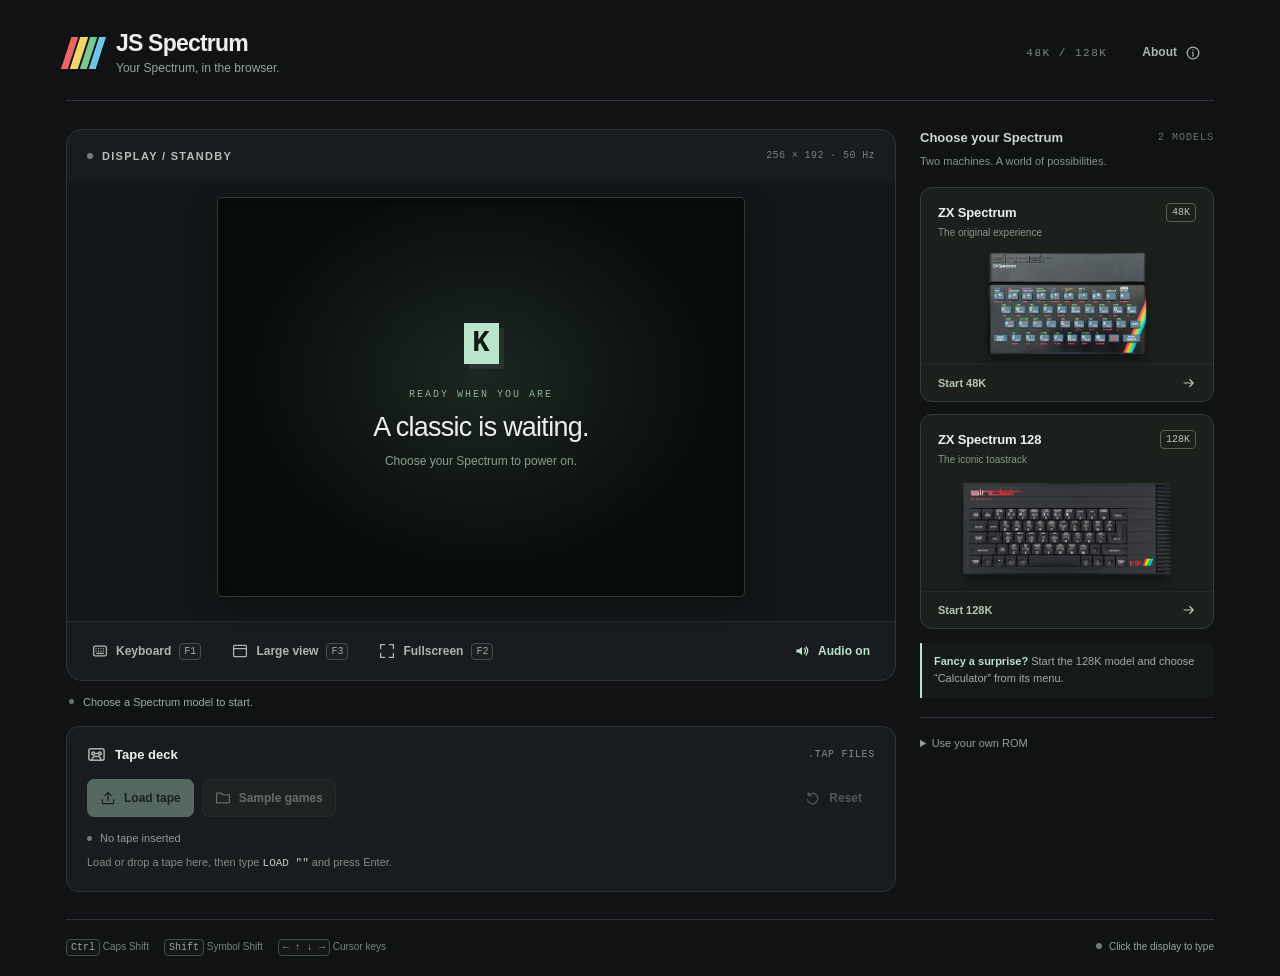
<file: developer/js_spectrum.html>
<!DOCTYPE html>
<html lang="en">
<head>
    <meta charset="UTF-8">
    <meta name="viewport" content="width=device-width, initial-scale=1.0">
    <title>JS Spectrum — 48K &amp; 128K</title>
    <style>
        :root {
            color-scheme: dark;
            --bg: #101214;
            --panel: #191c1f;
            --line: #303438;
            --text: #eef0ed;
            --muted: #9ba29f;
            --accent: #b8e5cb;
            --font-ui: 'Segoe UI', Roboto, Helvetica, Arial, sans-serif;
        }
        * { box-sizing: border-box; }
        [hidden] { display: none !important; }
        body { margin: 0; min-width: 300px; background: var(--bg); color: var(--text); font-family: var(--font-ui); font-size: 14px; -webkit-font-smoothing: antialiased; }
        button, input, select { font: inherit; }
        button { cursor: pointer; }
        button, a, summary, select, .canvas-wrapper { -webkit-tap-highlight-color: transparent; }
        button:focus-visible, a:focus-visible, summary:focus-visible, select:focus-visible { outline: 2px solid var(--accent); outline-offset: 4px; }
        button:disabled { opacity: .38; cursor: not-allowed; }
        button, a, summary { touch-action: manipulation; }
        .app-shell { width: min(1220px, 100%); margin: 0 auto; padding: 30px 36px 22px; }
        .app-header { display: flex; align-items: center; justify-content: space-between; gap: 20px; padding-bottom: 25px; border-bottom: 1px solid var(--line); margin-bottom: 28px; }
        .brand { display: flex; align-items: center; gap: 15px; }
        .spectrum-mark { display: flex; width: 35px; height: 32px; overflow: hidden; transform: skew(-18deg); gap: 2px; }
        .spectrum-mark i { flex: 1; background: #f16365; }
        .spectrum-mark i:nth-child(2) { background: #f2d764; }
        .spectrum-mark i:nth-child(3) { background: #77cb91; }
        .spectrum-mark i:nth-child(4) { background: #6dc9e5; }
        h1 { font-size: 23px; letter-spacing: -.8px; font-weight: 650; margin: 0; }
        .brand p { margin: 4px 0 0; color: var(--muted); font-size: 12px; }
        .header-actions { display: flex; align-items: center; gap: 22px; }
        .edition-label { color: #7e8783; font: 11px Consolas, monospace; letter-spacing: 1.5px; }
        .workspace { display: grid; grid-template-columns: minmax(0, 1fr) 294px; gap: 24px; align-items: start; }
        .player-column { min-width: 0; }
        .display-panel { overflow: hidden; background: var(--panel); border: 1px solid var(--line); border-radius: 16px; }
        .display-heading { height: 51px; display: flex; align-items: center; justify-content: space-between; gap: 12px; padding: 0 20px; }
        .display-label { display: flex; align-items: center; gap: 9px; color: #b6bdb9; font-size: 11px; letter-spacing: 1.3px; font-weight: 600; }
        .status-dot { display: inline-block; width: 6px; height: 6px; border-radius: 50%; background: #727c76; flex: 0 0 auto; }
        .is-running .display-label .status-dot { background: var(--accent); box-shadow: 0 0 8px #b8e5cb44; }
        .display-spec { color: #78827d; font: 10px Consolas, monospace; letter-spacing: .4px; }
        .display-stage { display: flex; align-items: center; justify-content: center; padding: 16px 20px 24px; background: #141719; }
        .monitor-frame { position: relative; max-width: 100%; padding: 7px; border: 1px solid #333a36; border-radius: 5px; background: #080a09; box-shadow: 0 12px 32px #0005; }
        .canvas-wrapper { position: relative; width: 512px; max-width: 100%; aspect-ratio: 4 / 3; overflow: hidden; outline: none; background: #050706; cursor: text; }
        .canvas-wrapper:focus-visible { outline: 2px solid var(--accent); outline-offset: -2px; }
        canvas { display: block; width: 100%; height: 100%; image-rendering: pixelated; }
        .screen-idle { position: absolute; inset: 0; display: flex; flex-direction: column; justify-content: center; align-items: center; padding: 20px; text-align: center; background: radial-gradient(ellipse at 50% 45%, #1c2620 0%, #080d0a 65%); }
        .idle-cursor { display: grid; place-items: center; width: 35px; height: 41px; margin-bottom: 25px; background: var(--accent); color: #111b15; font: bold 29px Consolas, monospace; box-shadow: 5px 5px 0 #b8e5cb14; }
        .eyebrow { margin: 0; color: #8eae9a; font: 10px Consolas, monospace; letter-spacing: 2px; }
        .screen-idle h2 { margin: 12px 0 9px; font-size: clamp(18px, 2.1vw, 27px); font-weight: 500; letter-spacing: -.7px; }
        .screen-idle p:last-child { margin: 0; color: #8e9d94; font-size: 12px; line-height: 1.6; }
        .display-toolbar { display: flex; flex-wrap: wrap; align-items: center; gap: 5px; padding: 10px 12px; border-top: 1px solid #292d30; }
        .btn { display: inline-flex; align-items: center; justify-content: center; gap: 8px; min-height: 38px; padding: 9px 12px; border: 1px solid #3b4240; border-radius: 7px; background: #282e2b; color: #e5eae6; font-size: 12px; font-weight: 550; line-height: 1.2; white-space: nowrap; transition: background .16s, border-color .16s, color .16s; }
        .btn:hover:not(:disabled) { background: #363e39; border-color: #647168; }
        .btn.quiet { background: transparent; border-color: transparent; color: #acb5ae; }
        .btn.quiet:hover:not(:disabled) { background: #ffffff09; border-color: #ffffff0d; color: var(--text); }
        .btn.primary { background: var(--accent); color: #17271d; border-color: var(--accent); }
        .btn.primary:hover:not(:disabled) { background: #cff4df; border-color: #cff4df; }
        .btn.toggle-active { background: #b8e5cb12; color: var(--accent); border-color: #b8e5cb3d; }
        .icon { display: block; width: 16px; height: 16px; fill: none; stroke: currentColor; stroke-width: 1.6; stroke-linecap: round; stroke-linejoin: round; flex: 0 0 auto; }
        .shortcut-badge, kbd { border: 1px solid #464e48; border-radius: 4px; background: #ffffff04; color: #9daaa0; padding: 2px 4px; font: 10px Consolas, monospace; }
        .audio-toggle { margin-left: auto; }
        .audio-toggle:not(.is-muted) { color: var(--accent); }
        .audio-icon { width: 16px; height: 16px; flex: 0 0 auto; }
        .status-bar { display: flex; align-items: flex-start; gap: 9px; min-height: 45px; padding: 13px 3px 10px; color: #a2ada5; font-size: 11px; line-height: 1.5; }
        .status-bar .status-dot { margin-top: 5px; width: 5px; height: 5px; background: #66766b; }
        .status-bar[data-tone='success'] .status-dot { background: var(--accent); }
        .status-bar[data-tone='error'] { color: #ffa6a0; }
        .status-bar[data-tone='error'] .status-dot { background: #ffa6a0; }
        .tape-deck { position: relative; padding: 18px 20px; background: var(--panel); border: 1px solid var(--line); border-radius: 13px; transition: border-color .16s; }
        .tape-deck.is-dragging { border-color: var(--accent); background: #1e2c23; }
        .deck-heading { display: flex; align-items: center; gap: 9px; margin-bottom: 15px; }
        .deck-heading h2 { font-size: 13px; font-weight: 600; margin: 0; }
        .deck-heading .icon { color: #a9b4ac; width: 19px; height: 19px; }
        .file-type { margin-left: auto; color: #829087; font: 10px Consolas, monospace; letter-spacing: .7px; }
        .tape-controls { display: flex; flex-wrap: wrap; align-items: center; gap: 8px; }
        .tape-controls #btnReset { margin-left: auto; }
        .tape-info { display: flex; align-items: center; gap: 8px; min-width: 0; margin-top: 15px; font-size: 11px; color: #8e9b92; }
        .tape-info .status-dot { width: 5px; height: 5px; }
        .has-tape .tape-info .status-dot { background: var(--accent); }
        #tapeName { overflow: hidden; text-overflow: ellipsis; white-space: nowrap; }
        .deck-hint { margin: 10px 0 0; color: #7f8c83; font-size: 11px; line-height: 1.6; }
        .deck-hint code { color: #c1cdc4; font-family: Consolas, monospace; }
        .machine-panel { min-width: 0; }
        .section-heading { display: flex; align-items: center; justify-content: space-between; gap: 10px; margin: 1px 0 8px; }
        .section-heading h2 { margin: 0; color: #d0d6d1; font-size: 13px; font-weight: 600; }
        .section-index { color: #67766b; font: 10px Consolas, monospace; letter-spacing: 1px; }
        .section-description { margin: 0 0 17px; color: #88958d; font-size: 11px; line-height: 1.5; }
        .model-options { display: grid; gap: 12px; }
        .model-choice { width: 100%; display: flex; flex-direction: column; text-align: left; color: var(--text); border: 1px solid #363e38; background: #1b201d; border-radius: 12px; padding: 15px 17px 0; overflow: hidden; transition: border-color .2s, background .2s; }
        .model-choice:hover:not(:disabled) { border-color: #7d9f88; background: #222b25; }
        .model-choice.is-selected { border-color: #91b99d; background: #202a23; }
        .model-title { width: 100%; display: flex; align-items: center; justify-content: space-between; gap: 8px; }
        .model-name { font-size: 13px; font-weight: 600; letter-spacing: -.15px; }
        .model-memory { border: 1px solid #56634f; border-radius: 4px; padding: 3px 5px; color: #b7c5b7; font: 10px Consolas, monospace; }
        .model-detail { display: block; margin-top: 5px; color: #84958a; font-size: 10px; }
        .model-image-wrap { display: flex; align-items: center; justify-content: center; width: 100%; height: 126px; padding: 13px 0 8px; }
        .model-icon { display: block; max-width: 100%; width: 220px; height: 100%; object-fit: contain; filter: drop-shadow(0 9px 6px #0005); transition: transform .2s; }
        .model-choice:hover:not(:disabled) .model-icon { transform: translateY(-2px); }
        .model-action { width: calc(100% + 34px); margin: 0 -17px; padding: 11px 17px; display: flex; align-items: center; justify-content: space-between; border-top: 1px solid #ffffff0b; color: #b5c5b9; font-size: 11px; font-weight: 550; }
        .model-choice.is-selected .model-action { color: var(--accent); background: #b8e5cb06; }
        .model-action .icon { width: 14px; height: 14px; }
        .model-hint { margin: 14px 0 0; padding: 10px 12px; border-left: 2px solid var(--accent); border-radius: 0 6px 6px 0; background: #b8e5cb08; color: #a2ada5; font-size: 11px; line-height: 1.6; }
        .model-hint strong { color: var(--accent); font-weight: 600; }
        .rom-manual { border-top: 1px solid var(--line); margin-top: 19px; padding-top: 15px; color: #91a096; font-size: 11px; }
        .rom-manual summary { cursor: pointer; padding: 4px 0; }
        .rom-manual p { font-size: 11px; line-height: 1.6; color: #849087; margin: 10px 0; }
        .rom-manual .btn { width: 100%; margin-top: 2px; }
        input[type='file'] { display: none; }
        .app-footer { display: flex; flex-wrap: wrap; align-items: center; justify-content: space-between; gap: 14px; border-top: 1px solid var(--line); margin-top: 27px; padding-top: 18px; color: #78867d; font-size: 10px; line-height: 1.7; }
        .keyboard-help { display: flex; flex-wrap: wrap; gap: 15px; }
        .keyboard-help span { white-space: nowrap; }
        .focus-hint { display: flex; align-items: center; gap: 7px; color: #96aa9d; }
        .overlay { position: absolute; inset: 0; background: #080c09ed; backdrop-filter: blur(5px); display: flex; flex-direction: column; align-items: center; justify-content: center; gap: 20px; padding: 20px; z-index: 10; }
        .overlay img { max-width: 100%; max-height: 75%; border-radius: 5px; }
        .overlay-hint { color: #b3c5b8; font-size: 12px; }
        .samples-menu, .about-modal { position: fixed; inset: 0; display: flex; align-items: center; justify-content: center; padding: 22px; z-index: 50; background: #080a09c9; backdrop-filter: blur(7px); }
        .dialog-card { width: min(520px, 100%); max-height: 85dvh; overflow: auto; padding: 25px; background: #1b201d; border: 1px solid #48554b; border-radius: 16px; box-shadow: 0 25px 80px #0007; }
        .about-card { width: min(660px, 100%); line-height: 1.65; }
        .dialog-heading { display: flex; align-items: center; justify-content: space-between; gap: 15px; margin-bottom: 16px; }
        .samples-menu-title, .about-title { font-size: 20px; font-weight: 550; letter-spacing: -.4px; margin: 0; }
        .samples-label { display: block; color: #b0bdb3; font-size: 12px; margin-bottom: 10px; }
        .samples-select { width: 100%; border: 1px solid #4d5d50; border-radius: 7px; background: #111713; color: var(--text); padding: 12px 10px; font-size: 13px; }
        .samples-hint { color: #9aafa0; font-size: 12px; line-height: 1.7; margin: 17px 0 0; }
        .samples-hint code { color: var(--accent); }
        .about-card p { color: #b0bdb3; font-size: 13px; margin: 14px 0; }
        .about-card a { color: var(--accent); overflow-wrap: anywhere; }
        .about-close { margin-top: 8px; }
        .is-large .workspace { grid-template-columns: minmax(0, 1fr); }
        .is-large .machine-panel { max-width: 100%; }
        .is-large .model-options { grid-template-columns: repeat(2, minmax(0, 1fr)); }
        .is-large .model-image-wrap { height: 140px; }
        .is-large .rom-manual .btn { width: auto; }
        .monitor-frame:fullscreen, .monitor-frame:-webkit-full-screen, .monitor-frame.is-fullscreen { position: fixed; inset: 0; width: 100%; height: 100%; max-width: none; margin: 0; padding: 0; border: 0; border-radius: 0; display: grid; place-items: center; box-shadow: none !important; background: #000; }
        .monitor-frame:fullscreen::backdrop { background: #000; }
        .monitor-frame.is-fullscreen .canvas-wrapper, .monitor-frame:fullscreen .canvas-wrapper { border-radius: 0; max-width: 100vw; }
        @media (min-width: 1400px) { .app-shell { padding-top: 40px; } .app-header { margin-bottom: 34px; } }
        @media (max-width: 1050px) { .app-shell { padding: 24px; } .workspace { grid-template-columns: minmax(0, 1fr) 258px; gap: 20px; } .display-stage { padding: 14px 13px 20px; } .display-toolbar { padding: 8px; gap: 3px; } .display-toolbar .btn { padding: 8px; font-size: 11px; } .display-toolbar .shortcut-badge { display: none; } }
        @media (max-width: 800px) { .app-shell { width: min(660px, 100%); padding: 20px; } .app-header { margin-bottom: 22px; padding-bottom: 20px; } .edition-label { display: none; } .workspace { grid-template-columns: minmax(0, 1fr); gap: 22px; } .machine-panel { grid-row: 1; } .model-options { grid-template-columns: repeat(2, minmax(0, 1fr)); gap: 12px; } .model-image-wrap { height: 112px; } .section-description { margin-bottom: 13px; } .rom-manual { margin-top: 12px; padding-top: 8px; } .rom-manual .btn { width: auto; } .display-toolbar .shortcut-badge { display: inline; } .keyboard-help { gap: 10px; } }
        @media (max-width: 440px) { .app-shell { padding: 20px 14px; } h1 { font-size: 21px; } .brand { gap: 12px; } .header-actions { gap: 0; } .brand p { font-size: 10px; } .header-actions .btn { padding: 8px; min-height: 36px; font-size: 11px; } .model-choice { padding: 12px 12px 0; } .model-name { font-size: 11px; } .model-memory { font-size: 9px; } .model-detail { font-size: 9px; } .model-image-wrap { height: 100px; padding: 10px 0 6px; } .model-action { width: calc(100% + 24px); margin: 0 -12px; padding: 10px 12px; font-size: 10px; } .model-options { gap: 9px; } .display-heading { padding: 0 14px; height: 43px; } .display-spec { font-size: 9px; } .display-stage { padding: 10px 10px 17px; } .display-toolbar .btn { padding: 8px 7px; gap: 5px; } .display-toolbar .shortcut-badge { display: none; } .screen-idle .idle-cursor { margin-bottom: 15px; width: 27px; height: 32px; font-size: 23px; } .screen-idle .eyebrow { font-size: 8px; } .screen-idle h2 { margin: 9px 0 6px; } .screen-idle p:last-child { font-size: 10px; } .tape-deck { padding: 16px; } .tape-controls .btn { padding-inline: 10px; font-size: 11px; } .keyboard-help { gap: 7px 12px; font-size: 9px; } .app-footer { margin-top: 22px; } }
        @media (prefers-reduced-motion: reduce) { *, *::before, *::after { transition: none !important; } }
        @media (max-width: 440px) {
            .display-toolbar { display: grid; grid-template-columns: repeat(2, minmax(0, 1fr)); gap: 3px; }
            .display-toolbar .btn { justify-content: flex-start; min-height: 36px; }
            .audio-toggle { margin-left: 0; }
        }
    </style>

    <link rel="stylesheet" href="calculator.css">
    <script src="cas.js"></script>
    <script> var module = {}; </script>
    <script src="Z80.js"></script>
    <script>
        const Z80_CPU = (typeof Z80 === 'function') ? Z80 : (module.exports || window.Z80);
        if (!Z80_CPU) alert("Critical Error: Z80.js not loaded.");
    </script>
</head>
<body>
    <div class="app-shell">
        <header class="app-header">
            <div class="brand">
                <span class="spectrum-mark" aria-hidden="true"><i></i><i></i><i></i><i></i></span>
                <div><h1>JS Spectrum</h1><p>Your Spectrum, in the browser.</p></div>
            </div>
            <div class="header-actions">
                <span class="edition-label">48K / 128K</span>
                <button id="btnAbout" class="btn quiet" type="button" aria-haspopup="dialog">About <svg class="icon" viewBox="0 0 20 20" aria-hidden="true"><circle cx="10" cy="10" r="7.3"/><path d="M10 9v5m0-8v.2"/></svg></button>
            </div>
        </header>

        <main class="workspace">
            <section class="player-column" aria-label="Emulator">
                <div class="display-panel">
                    <div class="display-heading">
                        <span class="display-label"><i class="status-dot" aria-hidden="true"></i><span id="runState">DISPLAY / STANDBY</span></span>
                        <span class="display-spec">256 &times; 192 &middot; 50 Hz</span>
                    </div>
                    <div class="display-stage">
                        <div class="monitor-frame" id="monitor">
                            <div class="canvas-wrapper" id="container" tabindex="0" role="group" aria-label="Spectrum display. Click here to use your keyboard." aria-describedby="keyboardHelp">
                                <canvas id="screen" width="256" height="192" aria-label="ZX Spectrum screen"></canvas>
                                <div id="screenIdle" class="screen-idle">
                                    <span class="idle-cursor" aria-hidden="true">K</span>
                                    <p class="eyebrow">READY WHEN YOU ARE</p>
                                    <h2>A classic is waiting.</h2>
                                    <p>Choose your Spectrum to power on.</p>
                                </div>
                                <section id="calculator" class="calculator" aria-label="Spectrum symbolic calculator" hidden>
                                    <p id="casInputHelp">Spectrum calculator. F1 Tools, F2 Algebra, F3 Calculus, F4 Other/examples, F5 PrgmIO, F6 Steps. Page Up and Page Down scroll the working. Escape clears the entry, then returns to the Spectrum menu.</p>
                                    <div role="group" aria-label="Calculator functions">
                                        <button id="casTools" type="button" aria-expanded="false" aria-controls="casMenu">F1 Tools</button>
                                        <button id="casAlgebra" type="button" aria-expanded="false" aria-controls="casMenu">F2 Algebra</button>
                                        <button id="casCalc" type="button" aria-expanded="false" aria-controls="casMenu">F3 Calculus</button>
                                        <button id="casOther" type="button" aria-expanded="false" aria-controls="casMenu">F4 Other</button>
                                        <button id="casPrgmIO" type="button" aria-expanded="false" aria-controls="casMenu">F5 PrgmIO</button>
                                        <button id="casSteps" type="button" aria-pressed="true">F6 Steps</button>
                                        <button id="casClose" type="button">Return to Spectrum menu</button>
                                    </div>
                                    <div id="casMenu" role="group" aria-label="Calculator menu" hidden></div>
                                    <div id="casHistory" aria-label="Calculation history and working"></div>
                                    <form id="casForm">
                                        <label for="casInput">Expression</label>
                                        <input id="casInput" type="text" maxlength="1024" autocomplete="off" autocapitalize="off" spellcheck="false" aria-describedby="casInputHelp" placeholder="integral(sin(x+1),x)">
                                        <button type="submit">Evaluate</button>
                                    </form>
                                    <span id="casStepState">STEPS ON</span>
                                    <div id="casAnnouncement" role="status" aria-live="polite" aria-atomic="true"></div>
                                </section>
                                <div id="keyboardOverlay" class="overlay" hidden>
                                    <img src="keyboard.jpg" alt="ZX Spectrum keyboard map showing the BASIC keywords and symbols on each key">
                                    <button type="button" class="btn quiet overlay-hint" onclick="toggleKeyboard()">Close keyboard map <span class="shortcut-badge">F1</span></button>
                                </div>
                            </div>
                        </div>
                    </div>
                    <div class="display-toolbar" role="group" aria-label="Display and audio controls">
                        <button id="btnKeyboard" class="btn quiet" type="button" onclick="toggleKeyboard()" aria-pressed="false" title="Keyboard map (F1)"><svg class="icon" viewBox="0 0 20 20" aria-hidden="true"><rect x="2" y="4" width="16" height="12" rx="2"/><path d="M5 7h.1m3 0h.1m3 0h.1m3 0h.1M5 10h.1m3 0h.1m3 0h.1m3 0h.1M6 13h8"/></svg>Keyboard <span class="shortcut-badge">F1</span></button>
                        <button id="btnLargeView" class="btn quiet" type="button" aria-pressed="false" title="Toggle large view (F3)"></button>
                        <button id="btnFullscreen" class="btn quiet" type="button" onclick="toggleFullscreen()" title="Fullscreen (F2)"></button>
                        <button class="btn quiet audio-toggle" id="btnAudio" type="button" aria-pressed="true" aria-label="Mute audio">
                            <svg class="audio-icon" viewBox="0 0 20 20" aria-hidden="true"></svg><span id="audioButtonLabel">Audio on</span>
                        </button>
                    </div>
                </div>
                <div class="status-bar" role="status" aria-live="polite" aria-atomic="true"><i class="status-dot" aria-hidden="true"></i><span id="statusMsg">Choose a Spectrum model to start.</span></div>

                <section class="tape-deck" id="tapeDeck" aria-labelledby="tapeTitle">
                    <div class="deck-heading">
                        <svg class="icon" viewBox="0 0 20 20" aria-hidden="true"><rect x="2" y="4" width="16" height="12" rx="2"/><circle cx="6.5" cy="9" r="1.5"/><circle cx="13.5" cy="9" r="1.5"/><path d="m5 16 2-4h6l2 4M8 9h4"/></svg>
                        <h2 id="tapeTitle">Tape deck</h2><span class="file-type">.TAP FILES</span>
                    </div>
                    <div class="tape-controls">
                        <button class="btn primary" id="btnLoadTape" type="button" disabled onclick="document.getElementById('tapFile').click()"><svg class="icon" viewBox="0 0 20 20" aria-hidden="true"><path d="M10 13V3m-4 4 4-4 4 4M3 12v5h14v-5"/></svg>Load tape</button>
                        <input type="file" id="tapFile" disabled accept=".tap,.TAP" aria-label="Choose a TAP tape file">
                        <button id="btnSamples" class="btn" type="button" disabled aria-expanded="false" aria-haspopup="dialog" aria-controls="samplesMenu"><svg class="icon" viewBox="0 0 20 20" aria-hidden="true"><path d="M2 6V4h6l2 2h8v10H2V6Z"/></svg>Sample games</button>
                        <button id="btnReset" class="btn quiet" type="button" disabled title="Restart the current Spectrum"><svg class="icon" viewBox="0 0 20 20" aria-hidden="true"><path d="M4 7a6.5 6.5 0 1 1-1 5M4 3v4h4"/></svg>Reset</button>
                    </div>
                    <div class="tape-info"><i class="status-dot" aria-hidden="true"></i><span id="tapeName">No tape inserted</span></div>
                    <p class="deck-hint" id="tapeLoadHint">Load or drop a tape here, then type <code>LOAD &quot;&quot;</code> and press Enter.</p>
                </section>
            </section>

            <aside class="machine-panel" aria-labelledby="machineTitle">
                <div class="section-heading"><h2 id="machineTitle">Choose your Spectrum</h2><span class="section-index">2 MODELS</span></div>
                <p class="section-description">Two machines. A world of possibilities.</p>
                <div class="model-options" role="group" aria-label="Spectrum models">
                    <button class="model-choice" id="btnLoad48" type="button" aria-label="Start the 48K ZX Spectrum" aria-pressed="false">
                        <span class="model-title"><span class="model-name">ZX Spectrum</span><span class="model-memory">48K</span></span>
                        <span class="model-detail">The original experience</span>
                        <span class="model-image-wrap"><img class="model-icon" src="assets/spectrum-48k.png" alt="" width="1553" height="1013" decoding="async"></span>
                        <span class="model-action"><span class="model-action-label">Start 48K</span><svg class="icon" viewBox="0 0 20 20" aria-hidden="true"><path d="M3 10h13m-5-5 5 5-5 5"/></svg></span>
                    </button>
                    <button class="model-choice" id="btnLoad128" type="button" aria-label="Start the 128K ZX Spectrum" aria-pressed="false">
                        <span class="model-title"><span class="model-name">ZX Spectrum 128</span><span class="model-memory">128K</span></span>
                        <span class="model-detail">The iconic toastrack</span>
                        <span class="model-image-wrap"><img class="model-icon" src="assets/spectrum-128k.png" alt="" width="1802" height="872" decoding="async"></span>
                        <span class="model-action"><span class="model-action-label">Start 128K</span><svg class="icon" viewBox="0 0 20 20" aria-hidden="true"><path d="M3 10h13m-5-5 5 5-5 5"/></svg></span>
                    </button>
                </div>
                <p class="model-hint"><strong>Fancy a surprise?</strong> Start the 128K model and choose &ldquo;Calculator&rdquo; from its menu.</p>
                <details class="rom-manual">
                    <summary>Use your own ROM</summary>
                    <p>Select one 16 KB ROM for 48K, or both ROMs for 128K. ROM and ZIP files are supported.</p>
                    <button class="btn" type="button" onclick="document.getElementById('romFile').click()">Choose ROM files</button>
                    <input type="file" id="romFile" multiple accept=".rom,.zip" aria-label="Choose custom ROM files">
                </details>
            </aside>
        </main>

        <footer class="app-footer">
            <div class="keyboard-help" id="keyboardHelp"><span><kbd>Ctrl</kbd> Caps Shift</span><span><kbd>Shift</kbd> Symbol Shift</span><span><kbd>&larr; &uarr; &darr; &rarr;</kbd> Cursor keys</span></div>
            <span class="focus-hint" id="focusHint"><i class="status-dot" aria-hidden="true"></i>Click the display to type</span>
        </footer>
    </div>

    <div id="samplesMenu" class="samples-menu" hidden aria-hidden="true" role="dialog" aria-modal="true" aria-labelledby="samplesTitle">
        <div class="dialog-card">
            <div class="dialog-heading"><h2 id="samplesTitle" class="samples-menu-title">A few classics to get you started.</h2><button id="btnSamplesClose" class="btn quiet" type="button" aria-label="Close sample games">&times;</button></div>
            <label class="samples-label" for="sampleSelect">Choose a bundled game to insert:</label>
            <select id="sampleSelect" class="samples-select"></select>
            <p class="samples-hint">Once inserted, type <code>LOAD &quot;&quot;</code> and press Enter on your Spectrum. On 48K, press <kbd>J</kbd> for LOAD, then <kbd>Shift</kbd> + <kbd>P</kbd> twice for the quotes.</p>
            <p id="sample128Hint" class="samples-hint" hidden>On the 128K model, select <b>Tape Loader</b> from the Spectrum menu to start loading.</p>
            <p class="samples-hint">128K picks switch to the 128K model if needed. When changing games, reset before loading. If a title screen pauses, press <kbd>Space</kbd> to continue.</p>
        </div>
    </div>
    <div id="aboutModal" class="about-modal" hidden aria-hidden="true" role="dialog" aria-modal="true" aria-labelledby="aboutTitle">
        <div class="dialog-card about-card">
            <h2 id="aboutTitle" class="about-title">About This Emulator</h2>

            <p><b>Author:</b> Luis Cunha, 2026.</p>
            <p>This project is distributed under the <b>MIT License</b>.</p>
            <p><b>Z80 microprocessor emulator core (`Z80.js`):</b> Copyright (c) <b>Molly Howell</b>.</p>
            <p>
                This emulator is dedicated to <b>Pedro Gimeno</b>, who first showed me the Turing machine principle in action on the day I saw
                a fully functional ZX Spectrum replica on my PC-AT display. The 286 could only run it at about 50% speed, but it felt magical.
                Pioneers like Pedro are often not recognized enough, and I want to openly manifest my respect and gratitude for his work.
            </p>
            <p>
                For those who want to know more:
                <a href="https://www.youtube.com/watch?v=zzWyqmLdeS8" target="_blank" rel="noopener noreferrer">
                    https://www.youtube.com/watch?v=zzWyqmLdeS8
                </a>
            </p>
            <button id="btnAboutClose" class="btn about-close" type="button">Close</button>
        </div>
    </div>

<script src="calculator-ui.js"></script>
<script>
/**
 * JS SPECTRUM PRO - LOW LATENCY AUDIO
 * Fix: Synced visual loop to Audio Time to prevent buffering drift (Speedup).
 */

const MEM_SIZE = 65536;
const ROM_SIZE = 0x4000;
const RAM_BANK_COUNT = 8;
const PALETTE_INT = [0xFF000000, 0xFFD70000, 0xFF0000D7, 0xFFD700D7, 0xFF00D700, 0xFFD7D700, 0xFF00D7D7, 0xFFD7D7D7, 0xFF000000, 0xFFFF0000, 0xFF0000FF, 0xFFFF00FF, 0xFF00FF00, 0xFFFFFF00, 0xFF00FFFF, 0xFFFFFFFF];
const PALETTE_HEX = ['#000000', '#0000D7', '#D70000', '#D700D7', '#00D700', '#00D7D7', '#D7D700', '#D7D7D7', '#000000', '#0000FF', '#FF0000', '#FF00FF', '#00FF00', '#00FFFF', '#FFFF00', '#FFFFFF'];

const memory = new Uint8Array(MEM_SIZE);
const ramBanks = Array.from({ length: RAM_BANK_COUNT }, () => new Uint8Array(ROM_SIZE));
const EMBEDDED_ROM_BASE64 = {};
let romBanks = [];
let machineModel = '48K';
let pagingLatch = 0;
let pagingLocked = false;
let z80 = null;
let isRunning = false;
let tapeBuffer = null;
let tapeIndex = 0;
let animationFrameId;
const TAP_ONLY_MSG = 'Only TAP files are supported for now.';
const DEFAULT_SAMPLE_TAPS = [
    { name: 'EXOLON', path: 'TAPs/Exolon (1987)(Hewson)(48K-128K).tap', group: '128K favourites', model: '128K' },
    { name: 'RoboCop', path: 'TAPs/RoboCop (1988)(Ocean)(48K-128K).tap', group: '128K favourites', model: '128K' },
    { name: 'Target: Renegade', path: 'TAPs/Target Renegade (1988)(Imagine)(128K).tap', group: '128K favourites', model: '128K' },
    { name: 'Head over Heels', path: 'TAPs/Head over Heels (1987)(Ocean)(48K-128K).tap', group: '128K favourites', model: '128K' },
    { name: 'Cybernoid', path: 'TAPs/Cybernoid (1988)(Hewson)(128K).tap', group: '128K favourites', model: '128K' },
    { name: 'Cybernoid II: The Revenge', path: 'TAPs/Cybernoid II (1988)(Hewson)(128K).tap', group: '128K favourites', model: '128K' },
    { name: 'The NeverEnding Story (128K)', path: 'TAPs/The NeverEnding Story (1985)(Ocean)(128K).tap', group: 'Music pick', model: '128K' },
    { name: 'Chuckie Egg', path: "TAPs/Chuckie Egg (1983)(A'n'F).tap", group: 'More classics' },
    { name: 'Galaxians', path: 'TAPs/Galaxians (1982)(Artic Computing)(16K).tap', group: 'More classics' },
    { name: 'Ikari Warriors', path: 'TAPs/Ikari Warriors (1988)(Elite Systems)(48K-128K).tap', group: 'More classics' },
    { name: 'The Night Sky', path: 'TAPs/Night Sky, The (1983)(Bridge Software).tap', group: 'More classics' },
    { name: 'Spy Hunter', path: 'TAPs/Spy Hunter (1985)(U.S. Gold)[cr Blood].tap', group: 'More classics' },
    { name: 'Tetris', path: 'TAPs/tetris_release.tap', group: 'More classics' }
];
const EMBEDDED_TAP_BASE64 = {};

// --- AUDIO SYSTEM ---
let audioCtx = null;
let audioGain = null;
let audioMuted = false;
let audioUnavailable = false;
let nextAudioTime = 0;
const AUDIO_SAMPLE_RATE = 44100;
const AUDIO_SCHEDULE_LEAD = 0.04;
const AUDIO_DC_R = Math.exp(-2 * Math.PI * 20 / AUDIO_SAMPLE_RATE);
let audioPreviousInput = 0;
let audioPreviousOutput = 0;
function getFrameTStates() { return machineModel === '128K' ? 70908 : 69888; }
let speakerLog = [];
let lastSpeakerState = 0;
let ayLog = [];
let ayRegister = 0;
const AY_REGISTER_MASKS = [255, 15, 255, 15, 255, 15, 31, 255, 31, 31, 31, 255, 255, 15, 255];
const ayRegisters = new Uint8Array(15);

// AY-3-8912: three tone channels, a shared 17-bit noise generator and envelope.
// Its clock is half the 128K CPU clock; the tone counters tick at clock / 8.
class AY38912 {
    constructor() { this.reset(); }
    reset() {
        this.registers = new Uint8Array(15);
        this.toneCounters = [0, 0, 0];
        this.tonePeriods = [1, 1, 1];
        this.toneBits = [1, 1, 1];
        this.noiseCounter = 0;
        this.noisePeriod = 2;
        this.noise = 0x1FFFF;
        this.envelopeCounter = 0;
        this.envelopePeriod = 2;
        this.envelopeStep = 15;
        this.attack = 0;
        this.holding = true;
        this.fraction = 0;
    }
    write(register, value) {
        this.registers[register] = value & AY_REGISTER_MASKS[register];
        const r = this.registers;
        if (register < 6) {
            const channel = register >> 1;
            this.tonePeriods[channel] = (r[channel * 2] | (r[channel * 2 + 1] << 8)) || 1;
        }
        if (register === 6) this.noisePeriod = (r[6] || 1) * 2;
        if (register === 11 || register === 12) this.envelopePeriod = ((r[11] | (r[12] << 8)) || 1) * 2;
        if (register === 13) {
            this.envelopeCounter = 0;
            this.envelopeStep = 15;
            this.attack = (value & 4) ? 15 : 0;
            this.holding = false;
        }
    }
    tick() {
        const r = this.registers;
        for (let channel = 0; channel < 3; channel++) {
            if (++this.toneCounters[channel] >= this.tonePeriods[channel]) {
                this.toneCounters[channel] = 0;
                this.toneBits[channel] ^= 1;
            }
        }
        if (++this.noiseCounter >= this.noisePeriod) {
            this.noiseCounter = 0;
            const feedback = (this.noise ^ (this.noise >> 3)) & 1;
            this.noise = (this.noise >> 1) | (feedback << 16);
        }
        if (!this.holding && ++this.envelopeCounter >= this.envelopePeriod) {
            this.envelopeCounter = 0;
            if (--this.envelopeStep < 0) {
                const shape = r[13];
                if (!(shape & 8)) {
                    this.envelopeStep = 0;
                    this.attack = 0;
                    this.holding = true;
                } else if (shape & 1) {
                    if (shape & 2) this.attack ^= 15;
                    this.envelopeStep = 0;
                    this.holding = true;
                } else {
                    if (shape & 2) this.attack ^= 15;
                    this.envelopeStep = 15;
                }
            }
        }
    }
    sample(tStates) {
        this.fraction += tStates / 16;
        while (this.fraction >= 1) { this.tick(); this.fraction--; }
        let output = 0;
        const r = this.registers;
        for (let channel = 0; channel < 3; channel++) {
            const tone = (r[7] & (1 << channel)) || this.toneBits[channel];
            const noise = (r[7] & (8 << channel)) || (this.noise & 1);
            const volume = r[8 + channel];
            const level = (volume & 16) ? (this.envelopeStep ^ this.attack) : volume;
            output += tone && noise ? AY_LEVELS[level] : 0;
        }
        return output / 3;
    }
}
// Logarithmic DAC levels, normalized to leave headroom for the beeper.
const AY_LEVELS = [0, 0.00999, 0.01445, 0.02106, 0.03070, 0.04555, 0.06450, 0.10736,
    0.12659, 0.20499, 0.29221, 0.37284, 0.49253, 0.63532, 0.80558, 1];
const ayChip = new AY38912();

function enableAudio() {
    if (!audioCtx) {
        const AudioContextConstructor = window.AudioContext || window.webkitAudioContext;
        if (!AudioContextConstructor) {
            audioUnavailable = true;
            updateAudioButton();
            log('Audio is not supported by this browser.', 'error');
            return;
        }
        audioCtx = new AudioContextConstructor({ sampleRate: AUDIO_SAMPLE_RATE });
        audioGain = audioCtx.createGain();
        audioGain.gain.value = audioMuted ? 0 : 0.10;
        audioGain.connect(audioCtx.destination);
        nextAudioTime = audioCtx.currentTime + AUDIO_SCHEDULE_LEAD;
    }

    if (audioCtx.state === 'suspended') {
        audioCtx.resume().catch((error) => {
            log(`Could not resume audio: ${error.message}`, 'error');
        });
    }
}

function updateAudioButton() {
    const audioBtn = document.getElementById('btnAudio');
    const label = document.getElementById('audioButtonLabel');
    const muted = audioMuted || audioUnavailable;
    audioBtn.classList.toggle('is-muted', muted);
    audioBtn.setAttribute('aria-pressed', String(!muted));
    audioBtn.setAttribute('aria-label', audioUnavailable ? 'Audio unavailable' : (muted ? 'Unmute audio' : 'Mute audio'));
    label.textContent = audioUnavailable ? 'Audio unavailable' : (muted ? 'Audio muted' : 'Audio on');
    audioBtn.disabled = audioUnavailable;
    const speakerWave = audioBtn.querySelector('.audio-icon');
    speakerWave.innerHTML = muted
        ? '<path d="M3 8v4h3l4 3V5L6 8H3z" fill="currentColor"/><path d="m13 8 4 4m0-4-4 4" fill="none" stroke="currentColor" stroke-width="1.7" stroke-linecap="round"/>'
        : '<path d="M3 8v4h3l4 3V5L6 8H3z" fill="currentColor"/><path d="M13 7a4 4 0 0 1 0 6m2-8a7 7 0 0 1 0 10" fill="none" stroke="currentColor" stroke-width="1.6" stroke-linecap="round"/>';
}

function toggleAudioMute() {
    enableAudio();
    audioMuted = !audioMuted;
    if (audioGain && audioCtx) {
        audioGain.gain.setTargetAtTime(audioMuted ? 0 : 0.10, audioCtx.currentTime, 0.015);
    }
    updateAudioButton();
    if (z80) focusDisplayInput();
}

function synthesizeAudioFrame(log, ayEvents = ayLog) {
    const sampleCount = Math.floor(AUDIO_SAMPLE_RATE / 50);
    const data = new Float32Array(sampleCount);
    let logIdx = 0;
    let ayIdx = 0;
    let currentSpeaker = lastSpeakerState;
    const frameLength = getFrameTStates();
    for (let i = 0; i < sampleCount; i++) {
        const currentT = ((i + 1) / sampleCount) * frameLength;
        while (logIdx < log.length && log[logIdx].t <= currentT) {
            currentSpeaker = log[logIdx].val;
            logIdx++;
        }
        // Advance to each write before applying it, retaining sub-frame timing.
        const startT = (i / sampleCount) * frameLength;
        let ayTime = startT;
        let ayOutput = 0;
        if (machineModel === '128K') {
            while (ayIdx < ayEvents.length && ayEvents[ayIdx].t <= currentT) {
                const event = ayEvents[ayIdx++];
                ayChip.sample(Math.max(0, event.t - ayTime));
                ayChip.write(event.register, event.value);
                ayTime = Math.max(ayTime, event.t);
            }
            ayOutput = ayChip.sample(Math.max(0, currentT - ayTime));
        }
        // An inactive beeper is zero; its 0 -> 1 edge retains the original
        // unit amplitude. Remove DC from the full mix with continuous history,
        // so held chip levels settle without creating edges at frame boundaries.
        const input = (currentSpeaker ? 1 : 0) + ayOutput * 0.5;
        const output = input - audioPreviousInput + AUDIO_DC_R * audioPreviousOutput;
        audioPreviousInput = input;
        audioPreviousOutput = Math.abs(output) < 1e-8 ? 0 : output;
        data[i] = audioPreviousOutput;
    }
    // Writes in an instruction crossing the frame boundary belong to its end.
    while (ayIdx < ayEvents.length) {
        const event = ayEvents[ayIdx++];
        ayChip.write(event.register, event.value);
    }
    if (log.length) currentSpeaker = log[log.length - 1].val;
    lastSpeakerState = currentSpeaker;
    return data;
}

function processAudioFrame(log) {
    const data = synthesizeAudioFrame(log);
    if (!audioCtx || audioCtx.state !== 'running') {
        // Keep synthesizing chip state while suspended, but start a fresh
        // scheduling timeline when audio resumes (its clock may have frozen).
        nextAudioTime = 0;
        return;
    }
    const buffer = audioCtx.createBuffer(1, data.length, AUDIO_SAMPLE_RATE);
    buffer.getChannelData(0).set(data);

    const source = audioCtx.createBufferSource();
    source.buffer = buffer;
    source.connect(audioGain);

    // Leave time for the browser to render after startup or an underrun.
    // Otherwise append directly to the preceding buffer, without adding gaps.
    const now = audioCtx.currentTime;
    if (nextAudioTime <= now) nextAudioTime = now + AUDIO_SCHEDULE_LEAD;

    source.start(nextAudioTime);
    nextAudioTime += buffer.duration;
}

// --- EMULATOR CORE ---

const keyboard = { 0xFEFE: 0x1F, 0xFDFE: 0x1F, 0xFBFE: 0x1F, 0xF7FE: 0x1F, 0xEFFE: 0x1F, 0xDFFE: 0x1F, 0xBFFE: 0x1F, 0x7FFE: 0x1F };
const SCREEN_WIDTH = 256;
const SCREEN_HEIGHT = 192;
const DEFAULT_SCREEN_SCALE = 2;
const canvas = document.getElementById('screen');
const ctx = canvas.getContext('2d');
const imgData = ctx.createImageData(SCREEN_WIDTH, SCREEN_HEIGHT);
const pixels = new Uint32Array(imgData.data.buffer);
const monitor = document.getElementById('monitor');
const container = document.getElementById('container');
const btnLargeView = document.getElementById('btnLargeView');
const btnFullscreen = document.getElementById('btnFullscreen');
const btnSamples = document.getElementById('btnSamples');
const samplesMenu = document.getElementById('samplesMenu');
const sampleSelect = document.getElementById('sampleSelect');
const btnSamplesClose = document.getElementById('btnSamplesClose');
const btnAbout = document.getElementById('btnAbout');
const aboutModal = document.getElementById('aboutModal');
const btnAboutClose = document.getElementById('btnAboutClose');
let sampleCatalog = [];
let displayMode = 'default';
let calculatorActive = false;
const calculatorUI = window.createSpectrumCalculator({
    onClose: closeCalculator,
    screen: canvas,
    palette: PALETTE_INT,
    getCharacterSet: () => romBanks[1].subarray(0x3D00, 0x4000)
});

function focusDisplayInput() {
    if (calculatorActive) calculatorUI.focus();
    else container.focus();
}

// The supplied UK 128K ROM dispatches Calculator through this entry. Match the
// ROM bytes as well as the address, so custom ROMs/programs are not intercepted.
function atCalculatorEntry(pc) {
    if (machineModel !== '128K' || (pagingLatch & 16) || pc !== 0x2885) return false;
    const signature = [0x21, 0x0D, 0xEC, 0xCB, 0xEE, 0xCB, 0xE6, 0xCB, 0xB6, 0xCD, 0xBE, 0x28];
    return signature.every((byte, i) => romBanks[0][0x2885 + i] === byte)
        && [0x43, 0x61, 0x6C, 0x63, 0x75, 0x6C, 0x61, 0x74, 0x6F, 0xF2].every((byte, i) => romBanks[0][0x2772 + i] === byte);
}

function openCalculator() {
    calculatorActive = true;
    isRunning = false;
    releaseAllKeys();
    if (animationFrameId) cancelAnimationFrame(animationFrameId);
    document.getElementById('runState').textContent = '128K / CALCULATOR';
    calculatorUI.open();
    document.getElementById('focusHint').lastChild.textContent = 'Calculator keyboard connected';
    log('Spectrum calculator ready. Enter evaluates; F6 toggles steps; PgUp/PgDn scroll the working.', 'success');
}

function hideCalculator() {
    calculatorActive = false;
    calculatorUI.hide();
}

function closeCalculator() {
    if (!calculatorActive) return;
    hideCalculator();
    releaseAllKeys();
    // Use the ROM's own Exit option, preserving RAM and the menu's stack.
    const state = z80.getState(); state.pc = 0x281C; z80.setState(state);
    nextAudioTime = audioCtx ? audioCtx.currentTime + AUDIO_SCHEDULE_LEAD : 0;
    isRunning = true;
    updateModelSelection();
    container.focus();
    loop();
    log('128K menu ready. Select Calculator to return to your calculation history.', 'normal');
}

function updateModelSelection() {
    for (const [id, model] of [['btnLoad48', '48K'], ['btnLoad128', '128K']]) {
        const button = document.getElementById(id);
        const selected = machineModel === model && !!z80;
        button.classList.toggle('is-selected', selected);
        button.setAttribute('aria-pressed', String(selected));
        button.querySelector('.model-action-label').textContent = selected ? 'Running' : `Start ${model}`;
        button.setAttribute('aria-label', selected ? `Restart the ${model} ZX Spectrum` : `Start the ${model} ZX Spectrum`);
    }
    document.body.classList.toggle('is-running', !!z80);
    document.getElementById('screenIdle').hidden = !!z80;
    document.getElementById('runState').textContent = z80 ? `${machineModel} / RUNNING` : 'DISPLAY / STANDBY';
    document.getElementById('tapeLoadHint').innerHTML = machineModel === '128K'
        ? 'Insert a tape, then select <b>Tape Loader</b> in the Spectrum menu and press Enter.'
        : 'Load or drop a tape here, then type <code>LOAD &quot;&quot;</code> and press Enter.';
    document.getElementById('sample128Hint').hidden = machineModel !== '128K';
}

function getFullscreenElement() {
    return document.fullscreenElement || document.webkitFullscreenElement;
}

function setDisplayScale(scale) {
    container.style.width = `${SCREEN_WIDTH * scale}px`;
    container.style.height = `${SCREEN_HEIGHT * scale}px`;
}

function getMaxWindowedScale() {
    const stage = document.querySelector('.display-stage');
    const style = getComputedStyle(stage);
    const targetWidth = stage.clientWidth - parseFloat(style.paddingLeft) - parseFloat(style.paddingRight) - 16;
    return Math.max(0.1, targetWidth / SCREEN_WIDTH);
}

function getLargeWindowedScale() {
    const widthScale = getMaxWindowedScale();
    const heightScale = Math.max(DEFAULT_SCREEN_SCALE, Math.floor((window.innerHeight - 220) / SCREEN_HEIGHT));
    const integerScale = Math.floor(Math.min(widthScale, heightScale));
    return widthScale < 1 ? widthScale : Math.max(1, integerScale);
}

function updateLargeViewButton() {
    const isLargeMode = displayMode === 'large';
    btnLargeView.classList.toggle('toggle-active', isLargeMode);
    btnLargeView.setAttribute('aria-pressed', String(isLargeMode));
    btnLargeView.innerHTML = `<svg class="icon" viewBox="0 0 20 20" aria-hidden="true"><rect x="2" y="3" width="16" height="14" rx="1.5"/><path d="M2 7h16"/></svg>${isLargeMode ? 'Normal view' : 'Large view'} <span class="shortcut-badge">F3</span>`;
}

function updateLargeViewButtonState(isFullscreenActive) {
    if (isFullscreenActive) {
        btnLargeView.disabled = true;
        btnLargeView.classList.remove('toggle-active');
        btnLargeView.setAttribute('aria-pressed', 'false');
        return;
    }

    btnLargeView.disabled = false;
    updateLargeViewButton();
}

function toggleLargeView() {
    if (getFullscreenElement() === monitor) return;
    displayMode = (displayMode === 'large') ? 'default' : 'large';
    document.body.classList.toggle('is-large', displayMode === 'large');
    updateLargeViewButton();
    syncDisplayScale();
    focusDisplayInput();
}

function syncDisplayScale() {
    if (getFullscreenElement() === monitor) {
        const targetWidth = monitor.clientWidth || window.innerWidth;
        const targetHeight = monitor.clientHeight || window.innerHeight;
        const maxScale = Math.floor(Math.min(targetWidth / SCREEN_WIDTH, targetHeight / SCREEN_HEIGHT));
        setDisplayScale(maxScale >= 1 ? maxScale : Math.min(targetWidth / SCREEN_WIDTH, targetHeight / SCREEN_HEIGHT));
    } else {
        const fitScale = getMaxWindowedScale();
        const nextScale = displayMode === 'large' ? getLargeWindowedScale() : Math.min(DEFAULT_SCREEN_SCALE, fitScale);
        setDisplayScale(nextScale);
    }
}

async function toggleFullscreen() {
    try {
        if (getFullscreenElement() === monitor) {
            if (document.exitFullscreen) await document.exitFullscreen();
            else if (document.webkitExitFullscreen) document.webkitExitFullscreen();
        } else {
            if (monitor.requestFullscreen) await monitor.requestFullscreen();
            else if (monitor.webkitRequestFullscreen) monitor.webkitRequestFullscreen();
        }
    } catch (err) {
        log(`Fullscreen failed: ${err.message}`, 'error');
    }
}

function toggleKeyboard() {
    const overlay = document.getElementById('keyboardOverlay');
    overlay.hidden = !overlay.hidden;
    document.getElementById('btnKeyboard').setAttribute('aria-pressed', String(!overlay.hidden));
    releaseAllKeys();
    if (overlay.hidden) focusDisplayInput();
    else overlay.querySelector('button').focus();
}

function openAbout() {
    releaseAllKeys();
    aboutModal.hidden = false;
    aboutModal.classList.add('active');
    aboutModal.setAttribute('aria-hidden', 'false');
    btnAboutClose.focus();
}

function closeAbout() {
    aboutModal.classList.remove('active');
    aboutModal.setAttribute('aria-hidden', 'true');
    aboutModal.hidden = true;
    btnAbout.focus();
}

function log(msg, type) {
    const el = document.getElementById('statusMsg');
    el.innerText = msg;
    el.parentElement.dataset.tone = type || 'normal';
}

function getRamBankForAddress(addr) {
    if (addr < 0x8000) return 5;
    if (addr < 0xC000) return 2;
    return pagingLatch & 7;
}

function readMemory(addr) {
    if (machineModel !== '128K') return memory[addr];
    if (addr < 0x4000) return romBanks[(pagingLatch >> 4) & 1][addr];
    const bank = addr < 0x8000 ? 5 : (addr < 0xC000 ? 2 : (pagingLatch & 7));
    return ramBanks[bank][addr & 0x3FFF];
}

function writeMemory(addr, value) {
    if (machineModel !== '128K') {
        if (addr >= 0x4000) memory[addr] = value;
        return;
    }
    if (addr >= 0x4000) {
        const bank = getRamBankForAddress(addr);
        ramBanks[bank][addr & 0x3FFF] = value;
    }
}

function page128KMemory(value) {
    if (pagingLocked) return;
    pagingLatch = value & 0x3F;
    pagingLocked = (pagingLatch & 0x20) !== 0;
}

function readKeyboardPort(port) {
    if (port & 0x0001) return 0xFF;

    const rowSelect = (port >> 8) & 0xFF;
    let result = 0x1F;
    for (const rowAddress in keyboard) {
        const row = (parseInt(rowAddress, 10) >> 8) & 0xFF;
        if ((rowSelect & (~row & 0xFF)) === 0) result &= keyboard[rowAddress];
    }
    return result | 0xA0;
}

function readPort(port) {
    if (machineModel === '128K' && (port & 0xC002) === 0xC000) {
        // The serial/keypad socket is disconnected, so its input pins stay high.
        if (ayRegister === 14) return (ayRegisters[7] & 0x40) ? ayRegisters[14] : 0xFF;
        return ayRegister < 15 ? ayRegisters[ayRegister] : 0xFF;
    }
    // An absent Kempston joystick must report no pressed directions/buttons.
    if ((port & 0x00FF) === 0x1F) return 0;
    return readKeyboardPort(port);
}

function writePort(port, val) {
    if (machineModel === '128K') {
        if ((port & 0xC002) === 0xC000) ayRegister = val & 15;
        if ((port & 0xC002) === 0x8000 && ayRegister < 15) {
            const value = val & AY_REGISTER_MASKS[ayRegister];
            ayRegisters[ayRegister] = value;
            ayLog.push({ t: frameTStates, register: ayRegister, value });
        }
        if ((port & 0xC002) === 0x4000 && (port & 0x00FF) === 0x00FD) page128KMemory(val);
    }
    if ((port & 1) === 0) {
        speakerLog.push({ t: frameTStates, val: (val >> 4) & 1 });
        monitor.style.borderColor = PALETTE_HEX[val & 7];
    }
}

async function extractRomFilesFromZip(file) {
    const archive = new Uint8Array(await file.arrayBuffer());
    const view = new DataView(archive.buffer, archive.byteOffset, archive.byteLength);
    let eocdOffset = -1;
    const searchStart = Math.max(0, archive.length - 0x10016);
    for (let offset = archive.length - 22; offset >= searchStart; offset--) {
        if (view.getUint32(offset, true) === 0x06054B50) {
            eocdOffset = offset;
            break;
        }
    }
    if (eocdOffset < 0) throw new Error(`${file.name} is not a valid ZIP archive.`);

    const entryCount = view.getUint16(eocdOffset + 10, true);
    let entryOffset = view.getUint32(eocdOffset + 16, true);
    const romFiles = [];
    for (let entry = 0; entry < entryCount; entry++) {
        if (view.getUint32(entryOffset, true) !== 0x02014B50) {
            throw new Error(`${file.name} contains an invalid ZIP directory.`);
        }
        const method = view.getUint16(entryOffset + 10, true);
        const compressedSize = view.getUint32(entryOffset + 20, true);
        const uncompressedSize = view.getUint32(entryOffset + 24, true);
        const nameLength = view.getUint16(entryOffset + 28, true);
        const extraLength = view.getUint16(entryOffset + 30, true);
        const commentLength = view.getUint16(entryOffset + 32, true);
        const localHeaderOffset = view.getUint32(entryOffset + 42, true);
        const name = new TextDecoder().decode(archive.subarray(entryOffset + 46, entryOffset + 46 + nameLength));
        entryOffset += 46 + nameLength + extraLength + commentLength;
        if (!/\.rom$/i.test(name)) continue;

        if (view.getUint32(localHeaderOffset, true) !== 0x04034B50) {
            throw new Error(`${name} has an invalid ZIP entry header.`);
        }
        const localNameLength = view.getUint16(localHeaderOffset + 26, true);
        const localExtraLength = view.getUint16(localHeaderOffset + 28, true);
        const dataOffset = localHeaderOffset + 30 + localNameLength + localExtraLength;
        const compressed = archive.subarray(dataOffset, dataOffset + compressedSize);
        let bytes;
        if (method === 0) {
            bytes = compressed.slice();
        } else if (method === 8 && typeof DecompressionStream !== 'undefined') {
            const stream = new Blob([compressed]).stream().pipeThrough(new DecompressionStream('deflate-raw'));
            bytes = new Uint8Array(await new Response(stream).arrayBuffer());
        } else if (method === 8) {
            throw new Error('This browser cannot decompress ROM ZIP files. Extract the ROMs and select the .rom files.');
        } else {
            throw new Error(`${name} uses an unsupported ZIP compression method.`);
        }
        if (bytes.length !== uncompressedSize) throw new Error(`${name} has an invalid uncompressed size.`);
        romFiles.push({ name, bytes });
    }
    if (!romFiles.length) throw new Error(`${file.name} does not contain a .rom file.`);
    return romFiles;
}

async function readRomFiles(files) {
    const romFiles = [];
    for (const file of [...files].sort((a, b) => a.name.localeCompare(b.name))) {
        if (/\.zip$/i.test(file.name)) {
            romFiles.push(...await extractRomFilesFromZip(file));
        } else {
            romFiles.push({ name: file.name, bytes: new Uint8Array(await file.arrayBuffer()) });
        }
    }
    romFiles.sort((a, b) => a.name.localeCompare(b.name));
    if (romFiles.some((rom) => rom.bytes.length !== ROM_SIZE)) {
        throw new Error('Each selected ROM must be exactly 16 KB.');
    }
    if (romFiles.length !== 1 && romFiles.length !== 2) {
        throw new Error('Select one 16 KB ROM for 48K mode, or both 128K ROMs.');
    }
    return romFiles;
}

function loadRomSet(romFiles) {
    hideCalculator();
    memory.fill(0);
    ramBanks.forEach((bank) => bank.fill(0));
    pagingLatch = 0;
    pagingLocked = false;

    if (romFiles.length === 2) {
        machineModel = '128K';
        romBanks = romFiles.map((rom) => rom.bytes);
    } else {
        machineModel = '48K';
        romBanks = [];
        memory.set(romFiles[0].bytes, 0);
    }
    updateModelSelection();
}

async function fetchRomFile(path) {
    const response = await fetch(path);
    if (!response.ok) throw new Error(`Could not load ${path} (HTTP ${response.status}).`);
    const bytes = new Uint8Array(await response.arrayBuffer());
    return { name: path.split('/').pop(), bytes };
}

async function loadBuiltInModel(model) {
    const buttons = [document.getElementById('btnLoad48'), document.getElementById('btnLoad128')];
    buttons.forEach((button) => { button.disabled = true; });
    try {
        enableAudio();
    } catch (error) {
        audioUnavailable = true;
        updateAudioButton();
        log(`Could not initialize audio: ${error.message}`, 'error');
    }
    isRunning = false;
    if (animationFrameId) cancelAnimationFrame(animationFrameId);
    log(`Loading ${model} ROM${model === '128K' ? 's' : ''}...`, 'normal');

    try {
        let romFiles;
        if (model === '48K') {
            const bytes = EMBEDDED_ROM_BASE64['48K']
                ? decodeBase64ToBytes(EMBEDDED_ROM_BASE64['48K'])
                : (await fetchRomFile('48.rom')).bytes;
            romFiles = [{ name: '48.rom', bytes }];
        } else if (EMBEDDED_ROM_BASE64['128-0.rom'] && EMBEDDED_ROM_BASE64['128-1.rom']) {
            romFiles = ['128-0.rom', '128-1.rom'].map((name) => ({
                name,
                bytes: decodeBase64ToBytes(EMBEDDED_ROM_BASE64[name])
            }));
        } else {
            const archivePaths = ['ZX%20Spectrum%20128/128-0.rom.zip', 'ZX%20Spectrum%20128/128-1.rom.zip'];
            const archives = await Promise.all(archivePaths.map(async (path) => {
                if (EMBEDDED_ROM_BASE64[path]) {
                    const bytes = decodeBase64ToBytes(EMBEDDED_ROM_BASE64[path]);
                    return { name: path.split('/').pop(), arrayBuffer: async () => bytes.buffer };
                }
                const response = await fetch(path);
                if (!response.ok) throw new Error(`Could not load ${path} (HTTP ${response.status}).`);
                const bytes = await response.arrayBuffer();
                return { name: path.split('/').pop(), arrayBuffer: async () => bytes };
            }));
            romFiles = await readRomFiles(archives);
        }

        if (romFiles.some((rom) => rom.bytes.length !== ROM_SIZE)) {
            throw new Error('Each ROM must be exactly 16 KB.');
        }
        if ((model === '128K') !== (romFiles.length === 2)) {
            throw new Error(`The supplied ${model} ROM set is incomplete.`);
        }
        loadRomSet(romFiles);
        initZ80();
    } catch (err) {
        log(`Could not start ${model}: ${err.message}`, 'error');
    } finally {
        buttons.forEach((button) => { button.disabled = false; });
    }
}

function decodeBase64ToBytes(base64) {
    const binary = atob(base64);
    const bytes = new Uint8Array(binary.length);
    for (let i = 0; i < binary.length; i++) bytes[i] = binary.charCodeAt(i);
    return bytes;
}

function isTapFileName(fileName) {
    return /\.tap$/i.test(fileName || '');
}

function setTapeBuffer(arrayBuffer, sourceLabel = 'Tape') {
    tapeBuffer = arrayBuffer;
    tapeIndex = 0;
    document.getElementById('tapeName').textContent = sourceLabel;
    document.getElementById('tapeName').title = sourceLabel;
    document.getElementById('tapeDeck').classList.add('has-tape');
    const loadHint = machineModel === '128K' ? 'Select Tape Loader in the Spectrum menu and press Enter.' : 'Type LOAD "" and press Enter.';
    log(`${sourceLabel} loaded. ${loadHint}`, 'success');
}

function getSampleCatalog() {
    const embeddedPaths = Object.keys(EMBEDDED_TAP_BASE64);
    if (embeddedPaths.length > 0) {
        const knownPaths = new Set(DEFAULT_SAMPLE_TAPS.map((sample) => sample.path));
        return DEFAULT_SAMPLE_TAPS.filter((sample) => embeddedPaths.includes(sample.path)).concat(embeddedPaths
            .filter((path) => !knownPaths.has(path))
            .sort((a, b) => a.localeCompare(b))
            .map((path) => ({ name: path.split('/').pop(), path, group: 'More classics' })));
    }
    return DEFAULT_SAMPLE_TAPS;
}

function encodeSamplePath(path) {
    return path.split('/').map(encodeURIComponent).join('/');
}

async function loadSampleTap(sample) {
    try {
        let arrayBuffer;
        if (EMBEDDED_TAP_BASE64[sample.path]) {
            const bytes = decodeBase64ToBytes(EMBEDDED_TAP_BASE64[sample.path]);
            arrayBuffer = bytes.buffer;
        } else {
            const response = await fetch(encodeSamplePath(sample.path));
            if (!response.ok) throw new Error(`HTTP ${response.status}`);
            arrayBuffer = await response.arrayBuffer();
        }

        if (sample.model === '128K' && machineModel !== '128K') {
            await loadBuiltInModel('128K');
            if (machineModel !== '128K' || !z80 || !isRunning) throw new Error('Could not start the 128K model.');
        }
        setTapeBuffer(arrayBuffer, `Sample "${sample.name}"`);
        return true;
    } catch (err) {
        log(`Failed to load sample: ${err.message}`, 'error');
        return false;
    }
}

function renderSamplesMenu() {
    sampleCatalog = getSampleCatalog();
    sampleSelect.innerHTML = '';

    if (!sampleCatalog.length) {
        const option = document.createElement('option');
        option.value = '';
        option.textContent = 'No TAP samples found';
        sampleSelect.appendChild(option);
        sampleSelect.disabled = true;
        log('No sample TAP files available.', 'error');
        return;
    }

    const placeholderOption = document.createElement('option');
    placeholderOption.value = '';
    placeholderOption.textContent = 'Choose a sample...';
    sampleSelect.appendChild(placeholderOption);

    const groups = new Map();
    for (const sample of sampleCatalog) {
        const label = sample.group || 'More classics';
        if (!groups.has(label)) {
            const group = document.createElement('optgroup');
            group.label = label;
            groups.set(label, group);
            sampleSelect.appendChild(group);
        }
        const option = document.createElement('option');
        option.value = sample.path;
        option.textContent = sample.name;
        groups.get(label).appendChild(option);
    }

    sampleSelect.value = '';
    sampleSelect.disabled = false;
}

function openSamplesMenu() {
    renderSamplesMenu();
    releaseAllKeys();
    samplesMenu.hidden = false;
    samplesMenu.classList.add('active');
    samplesMenu.setAttribute('aria-hidden', 'false');
    btnSamples.setAttribute('aria-expanded', 'true');
    sampleSelect.focus();
}

function closeSamplesMenu() {
    samplesMenu.classList.remove('active');
    samplesMenu.setAttribute('aria-hidden', 'true');
    btnSamples.setAttribute('aria-expanded', 'false');
    samplesMenu.hidden = true;
}

function toggleSamplesMenu() {
    if (samplesMenu.classList.contains('active')) {
        closeSamplesMenu();
    } else {
        openSamplesMenu();
    }
}

async function handleSampleSelection() {
    const selectedPath = sampleSelect.value;
    if (!selectedPath) return;

    const selectedSample = sampleCatalog.find((sample) => sample.path === selectedPath);
    if (!selectedSample) {
        log('Invalid sample selection.', 'error');
        return;
    }

    const loaded = await loadSampleTap(selectedSample);
    if (loaded) {
        closeSamplesMenu();
        container.focus();
    }
}

function initZ80() {
    z80 = new Z80_CPU({
        mem_read: readMemory,
        mem_write: writeMemory,
        io_read: readPort,
        io_write: writePort
    });

    log(`${machineModel} ROM${machineModel === '128K' ? 's' : ''} loaded.`, 'success');
    updateModelSelection();
    document.getElementById('btnReset').disabled = false;
    document.getElementById('tapFile').disabled = false;
    document.getElementById('btnLoadTape').disabled = false;
    document.getElementById('btnSamples').disabled = false;
    resetSystem();
}

function resetSystem() {
    if(!z80) return;
    hideCalculator();
    updateModelSelection();
    z80.reset();
    tapeIndex = 0;
    pagingLatch = 0;
    pagingLocked = false;
    ayRegister = 0;
    ayRegisters.fill(0);
    ayChip.reset();
    ayLog = [];
    speakerLog = [];
    lastSpeakerState = 0;
    audioPreviousInput = 0;
    audioPreviousOutput = 0;
    nextAudioTime = audioCtx ? audioCtx.currentTime + AUDIO_SCHEDULE_LEAD : 0;
    releaseAllKeys();
    isRunning = true;
    if(animationFrameId) cancelAnimationFrame(animationFrameId);
    container.focus();
    monitor.style.borderColor = '#333a36';
    loop();
    log(machineModel === '128K' ? '128K ready. Insert a tape, then select Tape Loader from the Spectrum menu.' : '48K ready. Load a tape or start typing.', 'normal');
}

let frameTStates = 0;

function loop() {
    if (!isRunning) return;

    // --- AUDIO SYNC LOCK ---
    // If we have audio enabled, we MUST NOT run faster than the audio hardware.
    // Retain the two-frame queue allowance beyond the scheduling cushion.
    // Skip this visual frame if the CPU gets ahead of the audio clock.
    if (audioCtx && audioCtx.state === 'running' && (nextAudioTime - audioCtx.currentTime) > AUDIO_SCHEDULE_LEAD + 0.04) {
        animationFrameId = requestAnimationFrame(loop);
        return;
    }

    frameTStates = 0;
    speakerLog = [];
    ayLog = [];

    while (frameTStates < getFrameTStates()) {
        const pc = z80.getState().pc;
        if (pc === 0x2885 && atCalculatorEntry(pc)) { openCalculator(); return; }
        // Let LD-BYTES run its prologue, then trap the first tape read. Loaders
        // such as Exolon's enter here directly with A/carry already in AF'.
        // Keeping the ROM's stack setup also preserves its border/EI epilogue.
        if (pc === 0x0562 && tapeBuffer && (machineModel === '48K' || ((pagingLatch >> 4) & 1) === 1)) {
            handleTapeLoad();
            frameTStates += 10; // Account for the shortcut's RET.
            continue;
        }
        frameTStates += z80.run_instruction();
    }

    z80.interrupt(false, 0);
    renderScreen();
    processAudioFrame(speakerLog);

    animationFrameId = requestAnimationFrame(loop);
}

function handleTapeLoad() {
    const state = z80.getState();
    const currentTapePos = tapeIndex;

    if (!tapeBuffer || currentTapePos >= tapeBuffer.byteLength) {
        log("Tape End.", 'error');
        returnFromTrap(state, false);
        return;
    }

    const view = new DataView(tapeBuffer);
    if (currentTapePos + 2 > tapeBuffer.byteLength) { returnFromTrap(state, false); return; }
    const blockLen = view.getUint16(currentTapePos, true);
    if (blockLen < 2 || currentTapePos + 2 + blockLen > tapeBuffer.byteLength) { returnFromTrap(state, false); return; }

    const flagByte = view.getUint8(currentTapePos + 2);
    const dataPtr = currentTapePos + 3;
    const payloadLen = blockLen - 2;
    tapeIndex += blockLen + 2;

    // At 0562 the ROM has exchanged AF with AF': the expected flag and
    // LOAD (carry set) / VERIFY (carry clear) request live in the alternate set.
    if (flagByte !== state.a_prime) {
        returnFromTrap(state, false);
        return;
    }

    const reqLen = (state.d << 8) | state.e;
    const bytesToCopy = Math.min(payloadLen, reqLen);
    let checksum = flagByte;
    let transferred = 0;
    for (; transferred < bytesToCopy; transferred++) {
        const value = view.getUint8(dataPtr + transferred);
        const addr = (state.ix + transferred) & 0xFFFF;
        checksum ^= value;
        if (state.flags_prime.C) writeMemory(addr, value);
        else if (readMemory(addr) !== value) break;
    }

    state.ix = (state.ix + transferred) & 0xFFFF;
    const remaining = reqLen - transferred;
    state.d = (remaining >> 8) & 0xFF;
    state.e = remaining & 0xFF;
    // The next byte after the requested data is the ROM's parity byte.
    checksum ^= view.getUint8(dataPtr + bytesToCopy);
    state.a = state.h = checksum;
    const success = remaining === 0 && checksum === 0;
    returnFromTrap(state, success);
    log(success ? 'Block Loaded.' : 'Tape loading error.', success ? 'success' : 'error');
}

function returnFromTrap(state, success) {
    let retAddr = readMemory(state.sp) | (readMemory((state.sp + 1) & 0xFFFF) << 8);
    state.sp = (state.sp + 2) & 0xFFFF;
    state.pc = retAddr;

    if (success) {
        if(state.flags) { state.flags.C = 1; }
        if(state.f !== undefined) { state.f |= 1; }
    } else {
        if(state.flags) { state.flags.C = 0; }
        if(state.f !== undefined) { state.f &= ~1; }
    }

    z80.setState(state);
}

function renderScreen() {
    const screenBank = machineModel === '128K' && (pagingLatch & 0x08) ? 7 : 5;
    for (let y = 0; y < 192; y++) {
        const vAddr = 0x4000 | ((y & 0xC0) << 5) | ((y & 0x38) << 2) | ((y & 0x07) << 8);
        const aAddr = 0x5800 | ((y >> 3) << 5);
        for (let xByte = 0; xByte < 32; xByte++) {
            const pixelByte = machineModel === '128K'
                ? ramBanks[screenBank][vAddr + xByte - 0x4000]
                : memory[vAddr + xByte];
            const attrByte = machineModel === '128K'
                ? ramBanks[screenBank][aAddr + xByte - 0x4000]
                : memory[aAddr + xByte];
            const ink = (attrByte & 7) + ((attrByte & 64) >> 3);
            const paper = ((attrByte & 56) >> 3) + ((attrByte & 64) >> 3);
            const flash = (attrByte & 128) && (Math.floor(Date.now() / 320) % 2 === 0);
            const c0 = PALETTE_INT[flash ? ink : paper];
            const c1 = PALETTE_INT[flash ? paper : ink];
            for (let bit = 0; bit < 8; bit++) {
                pixels[(y * 256) + (xByte * 8) + bit] = (pixelByte & (128 >> bit)) ? c1 : c0;
            }
        }
    }
    ctx.putImageData(imgData, 0, 0);
}

const keyMapByCode = {
    ControlLeft: [0xFEFE, 0x01], ControlRight: [0xFEFE, 0x01],
    ShiftLeft: [0x7FFE, 0x02], ShiftRight: [0x7FFE, 0x02],
    KeyZ: [0xFEFE, 0x02], KeyX: [0xFEFE, 0x04], KeyC: [0xFEFE, 0x08], KeyV: [0xFEFE, 0x10],
    KeyA: [0xFDFE, 0x01], KeyS: [0xFDFE, 0x02], KeyD: [0xFDFE, 0x04], KeyF: [0xFDFE, 0x08], KeyG: [0xFDFE, 0x10],
    KeyQ: [0xFBFE, 0x01], KeyW: [0xFBFE, 0x02], KeyE: [0xFBFE, 0x04], KeyR: [0xFBFE, 0x08], KeyT: [0xFBFE, 0x10],
    Digit1: [0xF7FE, 0x01], Digit2: [0xF7FE, 0x02], Digit3: [0xF7FE, 0x04], Digit4: [0xF7FE, 0x08], Digit5: [0xF7FE, 0x10],
    Digit0: [0xEFFE, 0x01], Digit9: [0xEFFE, 0x02], Digit8: [0xEFFE, 0x04], Digit7: [0xEFFE, 0x08], Digit6: [0xEFFE, 0x10],
    KeyP: [0xDFFE, 0x01], KeyO: [0xDFFE, 0x02], KeyI: [0xDFFE, 0x04], KeyU: [0xDFFE, 0x08], KeyY: [0xDFFE, 0x10],
    Enter: [0xBFFE, 0x01], NumpadEnter: [0xBFFE, 0x01], KeyL: [0xBFFE, 0x02], KeyK: [0xBFFE, 0x04], KeyJ: [0xBFFE, 0x08], KeyH: [0xBFFE, 0x10],
    Space: [0x7FFE, 0x01], KeyM: [0x7FFE, 0x04], KeyN: [0x7FFE, 0x08], KeyB: [0x7FFE, 0x10]
};

const cursorKeyMapByCode = {
    ArrowLeft: [0xF7FE, 0x10],
    ArrowDown: [0xEFFE, 0x10],
    ArrowUp: [0xEFFE, 0x08],
    ArrowRight: [0xEFFE, 0x04]
};
const cursorKeyMapByKey = {
    ArrowLeft: cursorKeyMapByCode.ArrowLeft,
    ArrowDown: cursorKeyMapByCode.ArrowDown,
    ArrowUp: cursorKeyMapByCode.ArrowUp,
    ArrowRight: cursorKeyMapByCode.ArrowRight
};
const cursorKeysPressed = new Set();

// Fallback for environments where KeyboardEvent.code is unavailable.
const keyMapByKey = {
    'Control': [0xFEFE, 0x01], 'Shift': [0x7FFE, 0x02],
    'z': [0xFEFE, 0x02], 'x': [0xFEFE, 0x04], 'c': [0xFEFE, 0x08], 'v': [0xFEFE, 0x10],
    'a': [0xFDFE, 0x01], 's': [0xFDFE, 0x02], 'd': [0xFDFE, 0x04], 'f': [0xFDFE, 0x08], 'g': [0xFDFE, 0x10],
    'q': [0xFBFE, 0x01], 'w': [0xFBFE, 0x02], 'e': [0xFBFE, 0x04], 'r': [0xFBFE, 0x08], 't': [0xFBFE, 0x10],
    '1': [0xF7FE, 0x01], '2': [0xF7FE, 0x02], '3': [0xF7FE, 0x04], '4': [0xF7FE, 0x08], '5': [0xF7FE, 0x10],
    '0': [0xEFFE, 0x01], '9': [0xEFFE, 0x02], '8': [0xEFFE, 0x04], '7': [0xEFFE, 0x08], '6': [0xEFFE, 0x10],
    'p': [0xDFFE, 0x01], 'o': [0xDFFE, 0x02], 'i': [0xDFFE, 0x04], 'u': [0xDFFE, 0x08], 'y': [0xDFFE, 0x10],
    'Enter': [0xBFFE, 0x01], 'l': [0xBFFE, 0x02], 'k': [0xBFFE, 0x04], 'j': [0xBFFE, 0x08], 'h': [0xBFFE, 0x10],
    ' ': [0x7FFE, 0x01], 'm': [0x7FFE, 0x04], 'n': [0x7FFE, 0x08], 'b': [0x7FFE, 0x10]
};

function resolveSpectrumKey(e) {
    if (e.code && keyMapByCode[e.code]) return keyMapByCode[e.code];
    const k = e.key.length === 1 ? e.key.toLowerCase() : e.key;
    return keyMapByKey[k];
}

function resolveSpectrumCursorKey(e) {
    if (e.code && cursorKeyMapByCode[e.code]) return cursorKeyMapByCode[e.code];
    return cursorKeyMapByKey[e.key];
}

function releaseAllKeys() {
    cursorKeysPressed.clear();
    keyboard[0xFEFE] = 0x1F;
    keyboard[0xFDFE] = 0x1F;
    keyboard[0xFBFE] = 0x1F;
    keyboard[0xF7FE] = 0x1F;
    keyboard[0xEFFE] = 0x1F;
    keyboard[0xDFFE] = 0x1F;
    keyboard[0xBFFE] = 0x1F;
    keyboard[0x7FFE] = 0x1F;
}

window.addEventListener('keydown', (e) => {
    if (samplesMenu.classList.contains('active') || aboutModal.classList.contains('active')) return;
    if (calculatorActive) { calculatorUI.handleKey(e); return; }
    if (e.key === 'F1') { e.preventDefault(); toggleKeyboard(); return; }
    if (e.key === 'F2') { e.preventDefault(); toggleFullscreen(); return; }
    if (e.key === 'F3') { e.preventDefault(); toggleLargeView(); return; }
    if (e.key === 'Escape' && !document.getElementById('keyboardOverlay').hidden) { e.preventDefault(); toggleKeyboard(); return; }
    if (document.activeElement !== container || !z80) return;
    const cursorKey = resolveSpectrumCursorKey(e);
    if (cursorKey) {
        cursorKeysPressed.add(e.code || e.key);
        keyboard[0xFEFE] &= ~0x01;
        keyboard[cursorKey[0]] &= ~cursorKey[1];
        e.preventDefault();
        return;
    }
    let k = resolveSpectrumKey(e);
    if (k) { keyboard[k[0]] &= ~k[1]; e.preventDefault(); }
});
window.addEventListener('keyup', (e) => {
    if (calculatorActive) return;
    if (document.activeElement !== container) return;
    const cursorKey = resolveSpectrumCursorKey(e);
    if (cursorKey) {
        keyboard[cursorKey[0]] |= cursorKey[1];
        cursorKeysPressed.delete(e.code || e.key);
        if (cursorKeysPressed.size === 0 && !e.ctrlKey) keyboard[0xFEFE] |= 0x01;
        e.preventDefault();
        return;
    }
    let k = resolveSpectrumKey(e);
    if (k && !(k[0] === 0xFEFE && (k[1] & 0x01) && cursorKeysPressed.size > 0)) {
        keyboard[k[0]] |= k[1];
    }
});
window.addEventListener('blur', releaseAllKeys);
container.addEventListener('pointerdown', () => { if (!calculatorActive) container.focus(); });
container.addEventListener('blur', releaseAllKeys);
container.addEventListener('focus', () => {
    document.getElementById('focusHint').lastChild.textContent = 'Keyboard connected';
});
container.addEventListener('blur', () => {
    document.getElementById('focusHint').lastChild.textContent = 'Click the display to type';
});
document.addEventListener('visibilitychange', () => { if (document.hidden) releaseAllKeys(); });

document.getElementById('romFile').addEventListener('change', (e) => {
    const input = e.target;
    if (!input.files || !input.files.length) return;
    try {
        enableAudio();
    } catch (error) {
        audioUnavailable = true;
        updateAudioButton();
        log(`Could not initialize audio: ${error.message}`, 'error');
    }
    readRomFiles(input.files)
        .then((romFiles) => {
            loadRomSet(romFiles);
            initZ80();
        })
        .catch((err) => log(`ROM load failed: ${err.message}`, 'error'))
        .finally(() => { input.value = ''; });
});
document.getElementById('btnLoad48').addEventListener('click', () => loadBuiltInModel('48K'));
document.getElementById('btnLoad128').addEventListener('click', () => loadBuiltInModel('128K'));
document.getElementById('tapFile').addEventListener('change', (e) => {
    const file = e.target.files && e.target.files[0];
    loadTapeFile(file);
    e.target.value = '';
});

function loadTapeFile(file) {
    if (!file) return;
    if (!z80) { log('Start a Spectrum model before loading a tape.', 'error'); return; }
    if (!isTapFileName(file.name)) {
        log(TAP_ONLY_MSG, 'error');
        return;
    }

    const r = new FileReader();
    r.onload = (ev) => { setTapeBuffer(ev.target.result, file.name); focusDisplayInput(); };
    r.onerror = () => log(`Could not read ${file.name}. Try choosing the file again.`, 'error');
    r.readAsArrayBuffer(file);
}

const tapeDeck = document.getElementById('tapeDeck');
tapeDeck.addEventListener('dragover', (e) => {
    e.preventDefault();
    if (z80) tapeDeck.classList.add('is-dragging');
});
tapeDeck.addEventListener('dragleave', (e) => {
    if (!tapeDeck.contains(e.relatedTarget)) tapeDeck.classList.remove('is-dragging');
});
tapeDeck.addEventListener('drop', (e) => {
    e.preventDefault();
    tapeDeck.classList.remove('is-dragging');
    loadTapeFile(e.dataTransfer.files[0]);
});

function updateFullscreenButton(active) {
    btnFullscreen.innerHTML = `<svg class="icon" viewBox="0 0 20 20" aria-hidden="true"><path d="M7 2H2v5m11-5h5v5M2 13v5h5m11-5v5h-5"/></svg>${active ? 'Windowed' : 'Fullscreen'} <span class="shortcut-badge">F2</span>`;
    btnFullscreen.setAttribute('aria-pressed', String(active));
}
function handleFullscreenStateChanged() {
    const active = getFullscreenElement() === monitor;
    monitor.classList.toggle('is-fullscreen', active);
    updateFullscreenButton(active);
    updateLargeViewButtonState(active);
    syncDisplayScale();
    focusDisplayInput();
}
document.addEventListener('fullscreenchange', handleFullscreenStateChanged);
document.addEventListener('webkitfullscreenchange', handleFullscreenStateChanged);
window.addEventListener('resize', syncDisplayScale);
monitor.classList.remove('is-fullscreen');
updateFullscreenButton(false);
updateLargeViewButtonState(false);
syncDisplayScale();
document.getElementById('btnReset').addEventListener('click', resetSystem);
document.getElementById('btnAudio').addEventListener('click', toggleAudioMute);
btnLargeView.addEventListener('click', () => {
    toggleLargeView();
});
btnSamples.addEventListener('click', (e) => {
    e.stopPropagation();
    toggleSamplesMenu();
});
btnSamplesClose.addEventListener('click', () => {
    closeSamplesMenu();
    container.focus();
});
btnAbout.addEventListener('click', (e) => {
    e.stopPropagation();
    openAbout();
});
btnAboutClose.addEventListener('click', closeAbout);
aboutModal.addEventListener('click', (e) => {
    if (e.target === aboutModal) closeAbout();
});
sampleSelect.addEventListener('change', handleSampleSelection);
samplesMenu.addEventListener('click', (e) => {
    e.stopPropagation();
    if (e.target === samplesMenu) { closeSamplesMenu(); btnSamples.focus(); }
});
document.addEventListener('click', () => {
    if (samplesMenu.classList.contains('active')) closeSamplesMenu();
});
document.addEventListener('keydown', (e) => {
    const dialog = !aboutModal.hidden ? aboutModal : (!samplesMenu.hidden ? samplesMenu : null);
    if (dialog && e.key === 'Tab') {
        const focusable = [...dialog.querySelectorAll('button:not(:disabled), a[href], select:not(:disabled)')];
        const first = focusable[0];
        const last = focusable[focusable.length - 1];
        if (e.shiftKey && document.activeElement === first) { e.preventDefault(); last.focus(); }
        else if (!e.shiftKey && document.activeElement === last) { e.preventDefault(); first.focus(); }
    }
    if (e.key === 'Escape' && aboutModal.classList.contains('active')) {
        closeAbout();
        return;
    }
    if (e.key === 'Escape' && samplesMenu.classList.contains('active')) {
        closeSamplesMenu();
        btnSamples.focus();
    }
});
updateAudioButton();
</script>
</body>
</html>
</file>
<file: developer/calculator.css>
/* All visible CAS pixels are drawn on #screen with the Spectrum ROM font.
   Keep native text editing and screen-reader controls available offscreen. */
.calculator {
    position: absolute;
    left: 0;
    bottom: 0;
    width: 1px;
    height: 1px;
    overflow: hidden;
    clip-path: inset(50%);
    white-space: nowrap;
}
.calculator input { font-size: 16px; }
</file>
